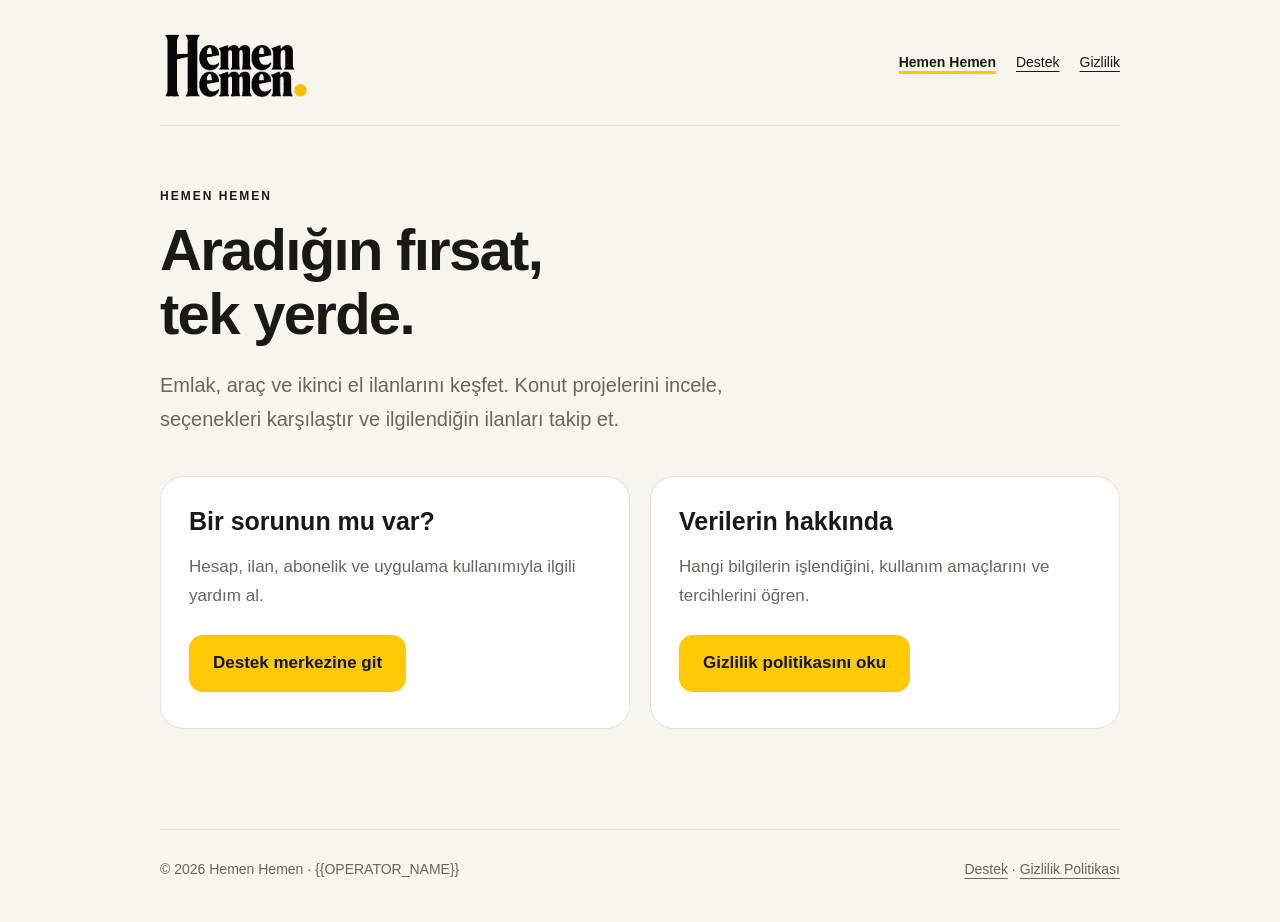
<file: index.html>
<!doctype html>
<html lang="tr"><head><meta charset="utf-8"><meta name="viewport" content="width=device-width,initial-scale=1"><meta name="description" content="Aradığın fırsat, tek yerde — Hemen Hemen uygulaması"><title>Aradığın fırsat, tek yerde · Hemen Hemen</title><link rel="stylesheet" href="styles.css"></head>
<body><a class="skip" href="#content">İçeriğe geç</a><header><a class="brand" href="index.html" aria-label="Hemen Hemen ana sayfa"><picture><source media="(prefers-color-scheme: dark)" srcset="assets/hemen-hemen-dark.png"><img src="assets/hemen-hemen-light.png" alt="Hemen Hemen" width="850" height="400"></picture></a><nav aria-label="Ana menü"><a href="index.html" aria-current="page">Hemen Hemen</a><a href="support.html">Destek</a><a href="privacy.html">Gizlilik</a></nav></header><main id="content"><div class="eyebrow">Hemen Hemen</div><h1>Aradığın fırsat,<br>tek yerde.</h1><p class="lead">Emlak, araç ve ikinci el ilanlarını keşfet. Konut projelerini incele, seçenekleri karşılaştır ve ilgilendiğin ilanları takip et.</p><div class="cards"><section class="card"><h2>Bir sorunun mu var?</h2><p class="muted">Hesap, ilan, abonelik ve uygulama kullanımıyla ilgili yardım al.</p><a class="button" href="support.html">Destek merkezine git</a></section><section class="card"><h2>Verilerin hakkında</h2><p class="muted">Hangi bilgilerin işlendiğini, kullanım amaçlarını ve tercihlerini öğren.</p><a class="button" href="privacy.html">Gizlilik politikasını oku</a></section></div></main><footer><span>© 2026 Hemen Hemen · {{OPERATOR_NAME}}</span><span><a href="support.html">Destek</a> · <a href="privacy.html">Gizlilik Politikası</a></span></footer></body></html>
</file>
<file: styles.css>
:root{color-scheme:light dark;--bg:#f7f5ee;--card:#fff;--ink:#191916;--muted:#66675f;--line:#e5e3da;--yellow:#ffca05}*{box-sizing:border-box}body{margin:0;background:var(--bg);color:var(--ink);font:17px/1.7 -apple-system,BlinkMacSystemFont,"Segoe UI",sans-serif}a{color:inherit;text-underline-offset:4px}a:focus-visible,summary:focus-visible{outline:3px solid #996800;outline-offset:5px}header,main,footer{width:min(100% - 40px,960px);margin:auto}header{display:flex;align-items:center;justify-content:space-between;gap:24px;padding:28px 0;border-bottom:1px solid var(--line)}.brand{display:block;width:150px;flex-shrink:0;text-decoration:none}.brand picture,.brand img{display:block;width:100%;height:auto}nav{display:flex;flex-wrap:wrap;gap:20px;font-size:14px}nav a[aria-current=page]{font-weight:700;text-decoration-thickness:3px;text-decoration-color:var(--yellow)}main{padding:60px 0}h1{font-size:clamp(34px,6vw,58px);line-height:1.1;letter-spacing:-1.7px;margin:12px 0 22px}h2{font-size:25px;line-height:1.3;margin:0 0 16px}h3{font-size:19px;margin:20px 0 8px}.eyebrow{font-size:12px;font-weight:800;letter-spacing:2px;text-transform:uppercase}.lead{max-width:650px;color:var(--muted);font-size:20px}.meta{font-size:14px;color:var(--muted)}.cards{display:grid;grid-template-columns:repeat(2,minmax(0,1fr));gap:20px;margin:40px 0}.card,article section{background:var(--card);border:1px solid var(--line);border-radius:24px;padding:28px;margin-bottom:22px}.cards .card{margin:0}p{margin:0 0 16px}p:last-child{margin-bottom:0}.button{display:inline-block;background:var(--yellow);color:#151512!important;text-decoration:none;padding:14px 24px;border-radius:14px;font-weight:700;margin:8px 0;overflow-wrap:anywhere}.muted{color:var(--muted)}details{padding:20px 0;border-bottom:1px solid var(--line)}details:last-child{border:0}summary{cursor:pointer;font-weight:650;min-height:44px}details p{margin-top:12px;color:var(--muted)}li{margin:10px 0}footer{border-top:1px solid var(--line);padding:28px 0 40px;display:flex;flex-wrap:wrap;justify-content:space-between;gap:14px;font-size:14px;color:var(--muted)}.skip{position:absolute;left:20px;top:-100px;background:var(--yellow);color:#111;padding:12px;z-index:10}.skip:focus{top:10px}.contact{overflow-wrap:anywhere}article{max-width:800px}.notice{border-left:4px solid var(--yellow);padding-left:18px} @media(max-width:600px){header{align-items:flex-start;flex-direction:column;gap:14px}main{padding:36px 0}.cards{grid-template-columns:1fr}.card,article section{padding:22px}h1{letter-spacing:-1px}}@media(prefers-color-scheme:dark){:root{--bg:#121310;--card:#1d1f19;--ink:#f8f7f0;--muted:#b4b6ac;--line:#34362d}}
</file>
